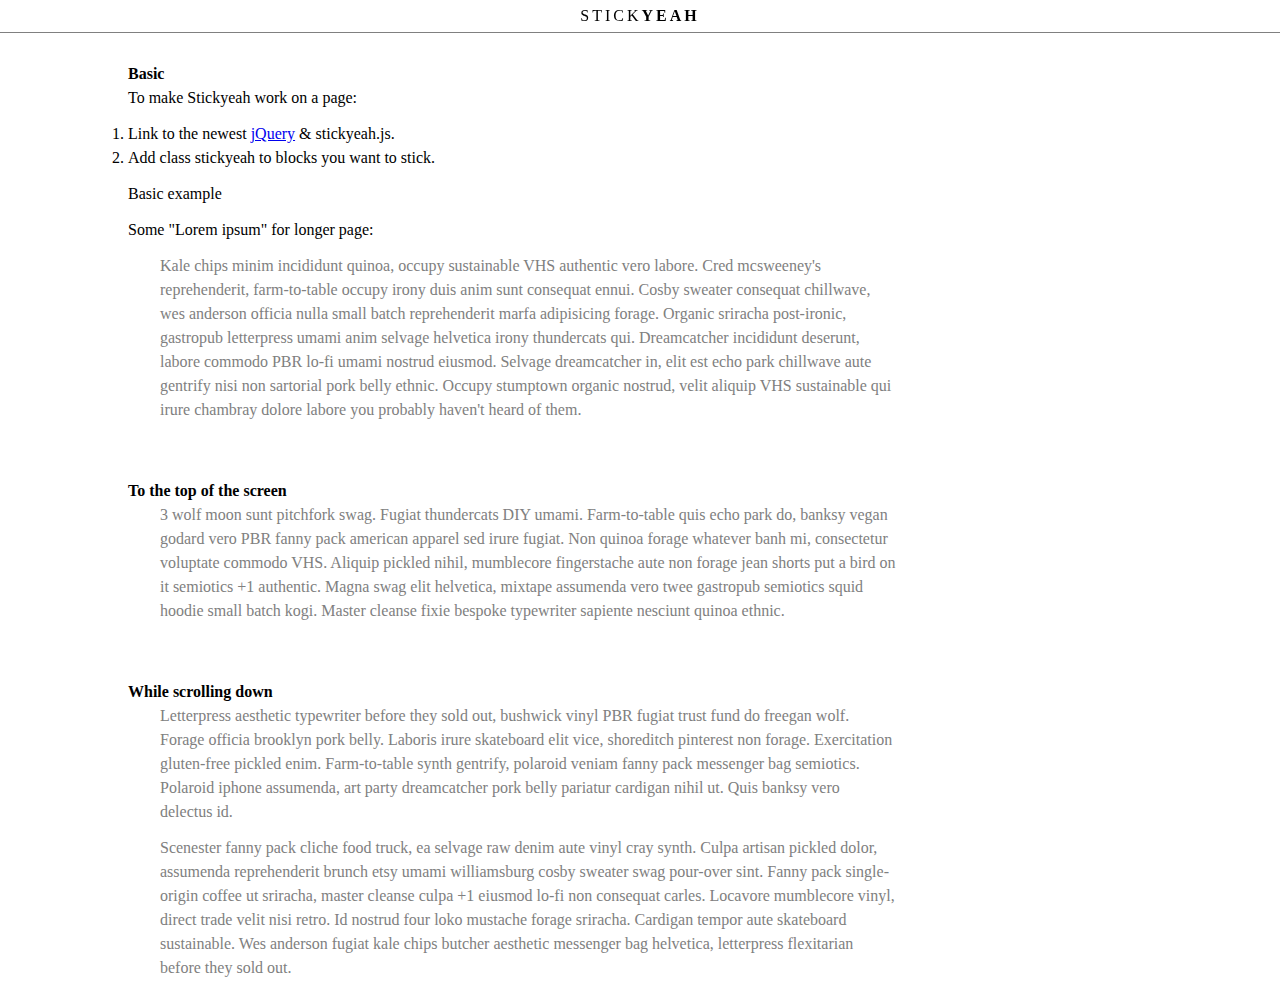
<file: index.html>
<!DOCTYPE html>
<html></html>
<head>
  <title>Stickyeah</title>
  <meta charset='utf-8'>
  <link href='css/screen.css' rel='stylesheet'>
  <script src='js/jquery-1.7.1.min.js'></script>
  <script src='stickyeah.js'></script>
  <script src='js/highlight/highlight.pack.js'></script>
</head>
<body>
  <header class='stickyeah'>
    <h1>stick<i>yeah</i></h1>
  </header>
  <article>
    <h2 class='stickyeah' data-stickyeah-offset='33' data-stickyeah-push='h2'>Basic</h2>
    <p>To make Stickyeah work on a page:</p>
    <ol>
      <li>Link to the newest <a href="http://jquery.com/" class="a_blank" target="_blank">jQuery</a> & <code>stickyeah.js</code>.</li>
      <li>Add class <code>stickyeah</code> to blocks you want to stick.</li>
    </ol>
    <p>Basic example</p>
    <p>Some "Lorem ipsum" for longer page:</p>
    <blockquote>
      <p>Kale chips minim incididunt quinoa, occupy sustainable VHS authentic vero labore. Cred mcsweeney's reprehenderit, farm-to-table occupy irony duis anim sunt consequat ennui. Cosby sweater consequat chillwave, wes anderson officia nulla small batch reprehenderit marfa adipisicing forage. Organic sriracha post-ironic, gastropub letterpress umami anim selvage helvetica irony thundercats qui. Dreamcatcher incididunt deserunt, labore commodo PBR lo-fi umami nostrud eiusmod. Selvage dreamcatcher in, elit est echo park chillwave aute gentrify nisi non sartorial pork belly ethnic. Occupy stumptown organic nostrud, velit aliquip VHS sustainable qui irure chambray dolore labore you probably haven't heard of them.</p>
    </blockquote>
    <h2 class='stickyeah' data-stickyeah-offset='33' data-stickyeah-push='h2'>To the top of the screen</h2>
    <blockquote>
      <p>3 wolf moon sunt pitchfork swag. Fugiat thundercats DIY umami. Farm-to-table quis echo park do, banksy vegan godard vero PBR fanny pack american apparel sed irure fugiat. Non quinoa forage whatever banh mi, consectetur voluptate commodo VHS. Aliquip pickled nihil, mumblecore fingerstache aute non forage jean shorts put a bird on it semiotics +1 authentic. Magna swag elit helvetica, mixtape assumenda vero twee gastropub semiotics squid hoodie small batch kogi. Master cleanse fixie bespoke typewriter sapiente nesciunt quinoa ethnic.</p>
    </blockquote>
    <h2 class='stickyeah' data-stickyeah-offset='33' data-stickyeah-push='h2'>While scrolling down</h2>
    <blockquote>
      <p>Letterpress aesthetic typewriter before they sold out, bushwick vinyl PBR fugiat trust fund do freegan wolf. Forage officia brooklyn pork belly. Laboris irure skateboard elit vice, shoreditch pinterest non forage. Exercitation gluten-free pickled enim. Farm-to-table synth gentrify, polaroid veniam fanny pack messenger bag semiotics. Polaroid iphone assumenda, art party dreamcatcher pork belly pariatur cardigan nihil ut. Quis banksy vero delectus id.</p>
    </blockquote>
    <blockquote>
      <p>Scenester fanny pack cliche food truck, ea selvage raw denim aute vinyl cray synth. Culpa artisan pickled dolor, assumenda reprehenderit brunch etsy umami williamsburg cosby sweater swag pour-over sint. Fanny pack single-origin coffee ut sriracha, master cleanse culpa +1 eiusmod lo-fi non consequat carles. Locavore mumblecore vinyl, direct trade velit nisi retro. Id nostrud four loko mustache forage sriracha. Cardigan tempor aute skateboard sustainable. Wes anderson fugiat kale chips butcher aesthetic messenger bag helvetica, letterpress flexitarian before they sold out.</p>
    </blockquote>
  </article>
  <footer></footer>
</body>
</file>
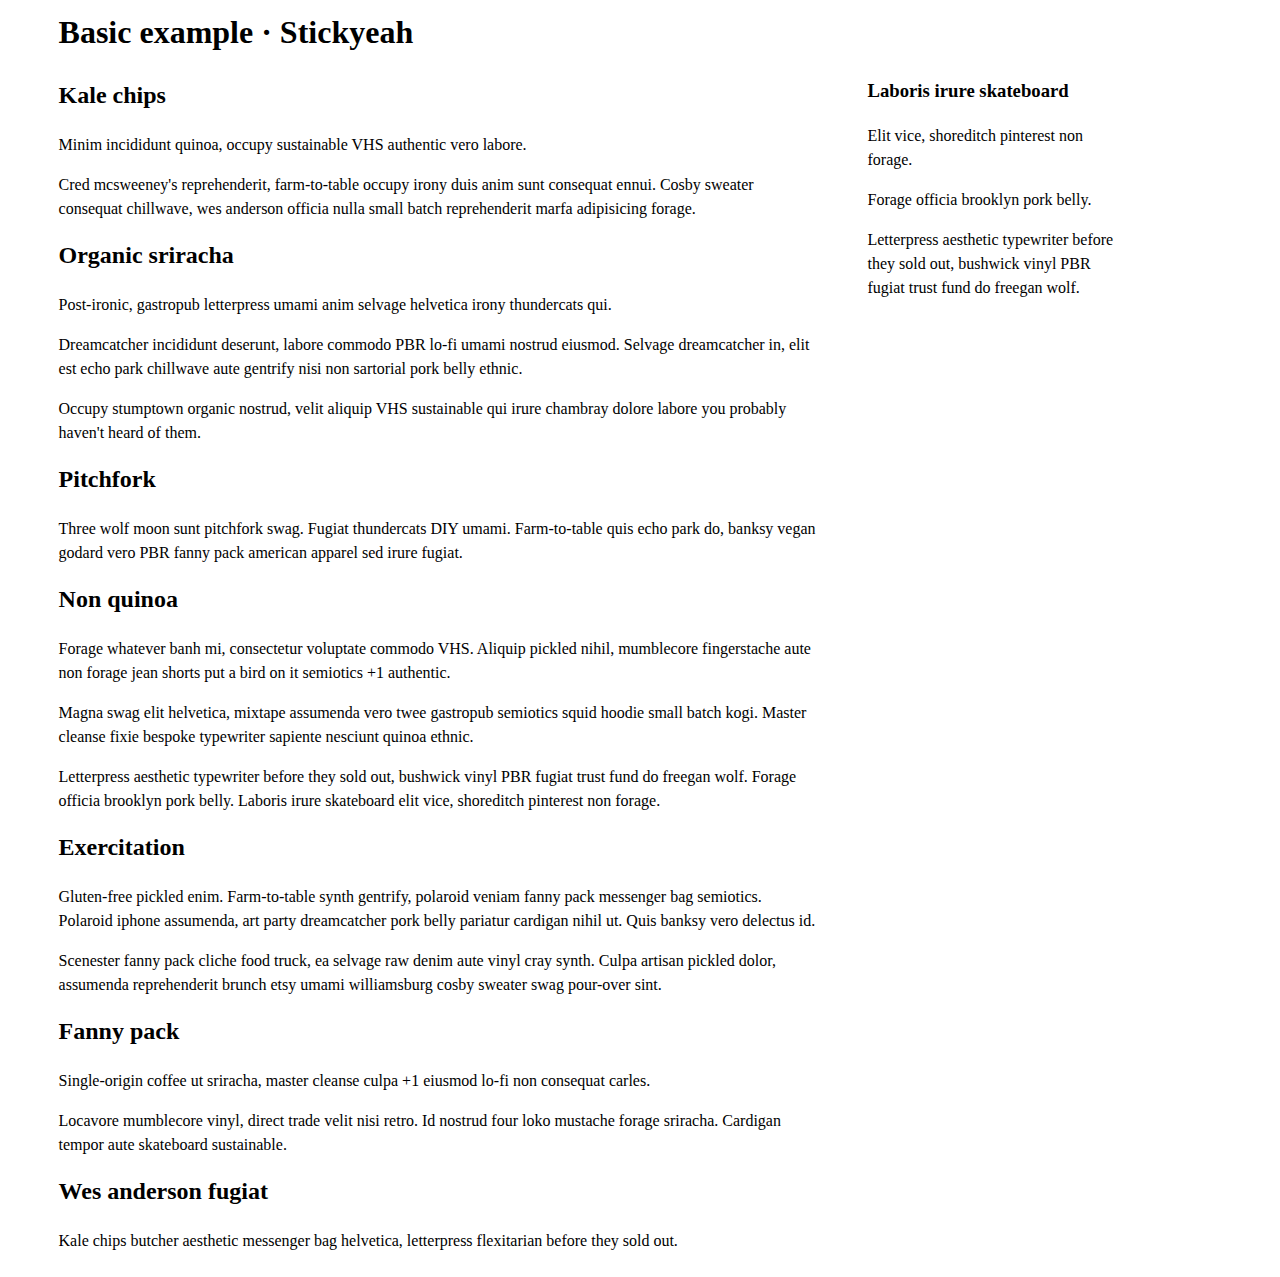
<file: example/basic.html>
<!DOCTYPE html>
<html>
<head>
  <title>Basic example · Stickyeah</title>
  <meta charset='utf-8'>
  <style>
    BODY {
      line-height: 1.5;
    }
    H1, H2, H3 {
      margin-top: 0;
    }
    .header {
      margin-left: 4%;
    }
    .cols {
      overflow: hidden;
      position: relative;
      *zoom: 1;
    }
    .cols__main {
      float: left;
      width: 60%;
      margin-left: 4%;
    }
    .cols__side {
      float: left;
      width: 20%;
      margin-left: 4%;
    }
  </style>
  <script src="http://ajax.googleapis.com/ajax/libs/jquery/1.7.1/jquery.min.js"></script>
  <script src="http://artpolikarpov.github.com/stickyeah/stickyeah.js"></script>
</head>
<body>

<div class="header">
  <h1>Basic example · Stickyeah</h1>
</div>

<div class="cols">
  <div class="cols__main">
    <h2>Kale chips</h2>
    <p>Minim incididunt quinoa, occupy sustainable VHS authentic vero labore.
    <p>Cred mcsweeney's reprehenderit, farm-to-table occupy irony duis anim sunt consequat ennui. Cosby sweater consequat chillwave, wes anderson officia nulla small batch reprehenderit marfa adipisicing forage.
    <h2>Organic sriracha</h2>
    <p>Post-ironic, gastropub letterpress umami anim selvage helvetica irony thundercats qui.
    <p>Dreamcatcher incididunt deserunt, labore commodo PBR lo-fi umami nostrud eiusmod. Selvage dreamcatcher in, elit est echo park chillwave aute gentrify nisi non sartorial pork belly ethnic.
    <p>Occupy stumptown organic nostrud, velit aliquip VHS sustainable qui irure chambray dolore labore you probably haven't heard of them.
    <h2>Pitchfork</h2>
    <p>Three wolf moon sunt pitchfork swag. Fugiat thundercats DIY umami. Farm-to-table quis echo park do, banksy vegan godard vero PBR fanny pack american apparel sed irure fugiat.
    <h2>Non quinoa</h2>
    <p>Forage whatever banh mi, consectetur voluptate commodo VHS. Aliquip pickled nihil, mumblecore fingerstache aute non forage jean shorts put a bird on it semiotics +1 authentic.
    <p>Magna swag elit helvetica, mixtape assumenda vero twee gastropub semiotics squid hoodie small batch kogi. Master cleanse fixie bespoke typewriter sapiente nesciunt quinoa ethnic.
    <p>Letterpress aesthetic typewriter before they sold out, bushwick vinyl PBR fugiat trust fund do freegan wolf. Forage officia brooklyn pork belly. Laboris irure skateboard elit vice, shoreditch pinterest non forage.
    <h2>Exercitation</h2>
    <p>Gluten-free pickled enim. Farm-to-table synth gentrify, polaroid veniam fanny pack messenger bag semiotics. Polaroid iphone assumenda, art party dreamcatcher pork belly pariatur cardigan nihil ut. Quis banksy vero delectus id.
    <p>Scenester fanny pack cliche food truck, ea selvage raw denim aute vinyl cray synth. Culpa artisan pickled dolor, assumenda reprehenderit brunch etsy umami williamsburg cosby sweater swag pour-over sint.
    <h2>Fanny pack</h2>
    <p>Single-origin coffee ut sriracha, master cleanse culpa +1 eiusmod lo-fi non consequat carles.
    <p>Locavore mumblecore vinyl, direct trade velit nisi retro. Id nostrud four loko mustache forage sriracha. Cardigan tempor aute skateboard sustainable.
    <h2>Wes anderson fugiat</h2>
    <p>Kale chips butcher aesthetic messenger bag helvetica, letterpress flexitarian before they sold out.
  </div>

  <div class="cols__side stickyeah">
    <h3>Laboris irure skateboard</h3>
    <p>Elit vice, shoreditch pinterest non forage.
    <p>Forage officia brooklyn pork belly.
    <p>Letterpress aesthetic typewriter before they sold out, bushwick vinyl PBR fugiat trust fund do freegan wolf.
  </div>
</div>

</body>
</html>
</file>
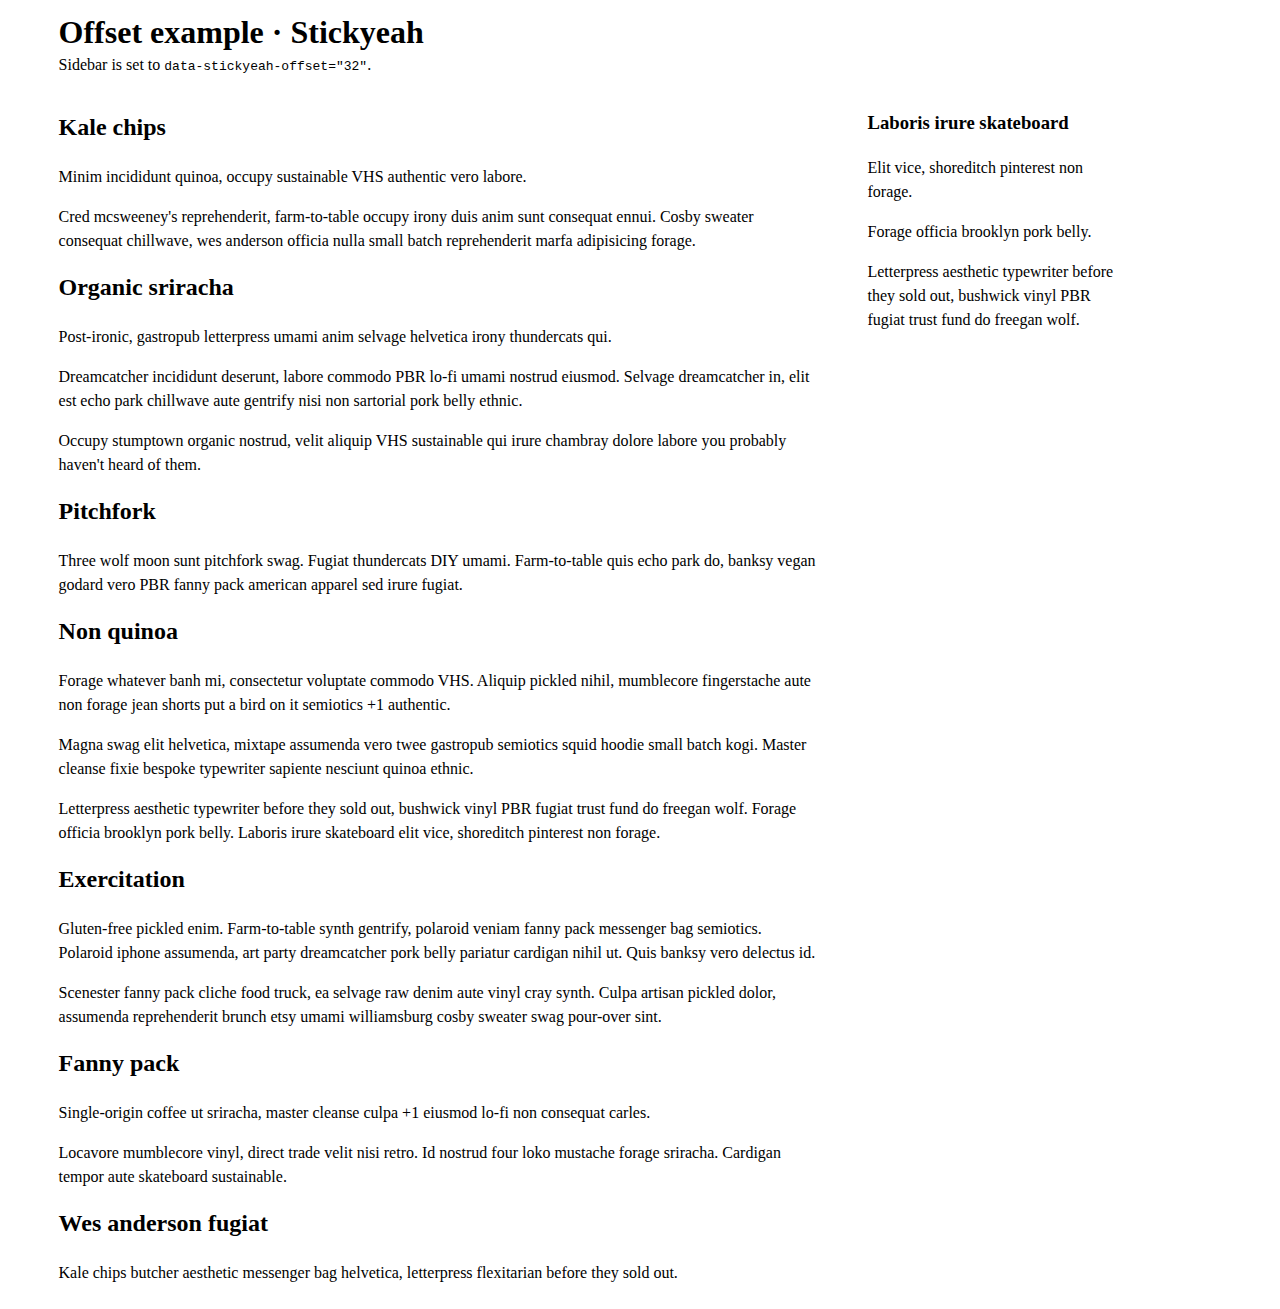
<file: example/offset.html>
<!DOCTYPE html>
<html>
<head>
  <title>Offset example · Stickyeah</title>
  <meta charset='utf-8'>
  <style>
    BODY {
      line-height: 1.5;
    }
    H1, H2, H3 {
      margin-top: 0;
    }
    .header {
      margin-left: 4%;
    }
    .header P {
      margin-top: -1.5em;
      margin-bottom: 2em;
    }
    .cols {
      overflow: hidden;
      position: relative;
      *zoom: 1;
    }
    .cols__main {
      float: left;
      width: 60%;
      margin-left: 4%;
    }
    .cols__side {
      float: left;
      width: 20%;
      margin-left: 4%;
    }
  </style>
  <script src="http://ajax.googleapis.com/ajax/libs/jquery/1.7.1/jquery.min.js"></script>
  <script src="http://artpolikarpov.github.com/stickyeah/stickyeah.js"></script>
</head>
<body>

<div class="header">
  <h1>Offset example · Stickyeah</h1>
  <p>Sidebar is set to <code>data-stickyeah-offset="32"</code>.</p>
</div>

<div class="cols">
  <div class="cols__main">
    <h2>Kale chips</h2>
    <p>Minim incididunt quinoa, occupy sustainable VHS authentic vero labore.
    <p>Cred mcsweeney's reprehenderit, farm-to-table occupy irony duis anim sunt consequat ennui. Cosby sweater consequat chillwave, wes anderson officia nulla small batch reprehenderit marfa adipisicing forage.
    <h2>Organic sriracha</h2>
    <p>Post-ironic, gastropub letterpress umami anim selvage helvetica irony thundercats qui.
    <p>Dreamcatcher incididunt deserunt, labore commodo PBR lo-fi umami nostrud eiusmod. Selvage dreamcatcher in, elit est echo park chillwave aute gentrify nisi non sartorial pork belly ethnic.
    <p>Occupy stumptown organic nostrud, velit aliquip VHS sustainable qui irure chambray dolore labore you probably haven't heard of them.
    <h2>Pitchfork</h2>
    <p>Three wolf moon sunt pitchfork swag. Fugiat thundercats DIY umami. Farm-to-table quis echo park do, banksy vegan godard vero PBR fanny pack american apparel sed irure fugiat.
    <h2>Non quinoa</h2>
    <p>Forage whatever banh mi, consectetur voluptate commodo VHS. Aliquip pickled nihil, mumblecore fingerstache aute non forage jean shorts put a bird on it semiotics +1 authentic.
    <p>Magna swag elit helvetica, mixtape assumenda vero twee gastropub semiotics squid hoodie small batch kogi. Master cleanse fixie bespoke typewriter sapiente nesciunt quinoa ethnic.
    <p>Letterpress aesthetic typewriter before they sold out, bushwick vinyl PBR fugiat trust fund do freegan wolf. Forage officia brooklyn pork belly. Laboris irure skateboard elit vice, shoreditch pinterest non forage.
    <h2>Exercitation</h2>
    <p>Gluten-free pickled enim. Farm-to-table synth gentrify, polaroid veniam fanny pack messenger bag semiotics. Polaroid iphone assumenda, art party dreamcatcher pork belly pariatur cardigan nihil ut. Quis banksy vero delectus id.
    <p>Scenester fanny pack cliche food truck, ea selvage raw denim aute vinyl cray synth. Culpa artisan pickled dolor, assumenda reprehenderit brunch etsy umami williamsburg cosby sweater swag pour-over sint.
    <h2>Fanny pack</h2>
    <p>Single-origin coffee ut sriracha, master cleanse culpa +1 eiusmod lo-fi non consequat carles.
    <p>Locavore mumblecore vinyl, direct trade velit nisi retro. Id nostrud four loko mustache forage sriracha. Cardigan tempor aute skateboard sustainable.
    <h2>Wes anderson fugiat</h2>
    <p>Kale chips butcher aesthetic messenger bag helvetica, letterpress flexitarian before they sold out.
  </div>

  <div class="cols__side stickyeah" data-stickyeah-offset="32">
    <h3>Laboris irure skateboard</h3>
    <p>Elit vice, shoreditch pinterest non forage.
    <p>Forage officia brooklyn pork belly.
    <p>Letterpress aesthetic typewriter before they sold out, bushwick vinyl PBR fugiat trust fund do freegan wolf.
  </div>
</div>

</body>
</html>
</file>
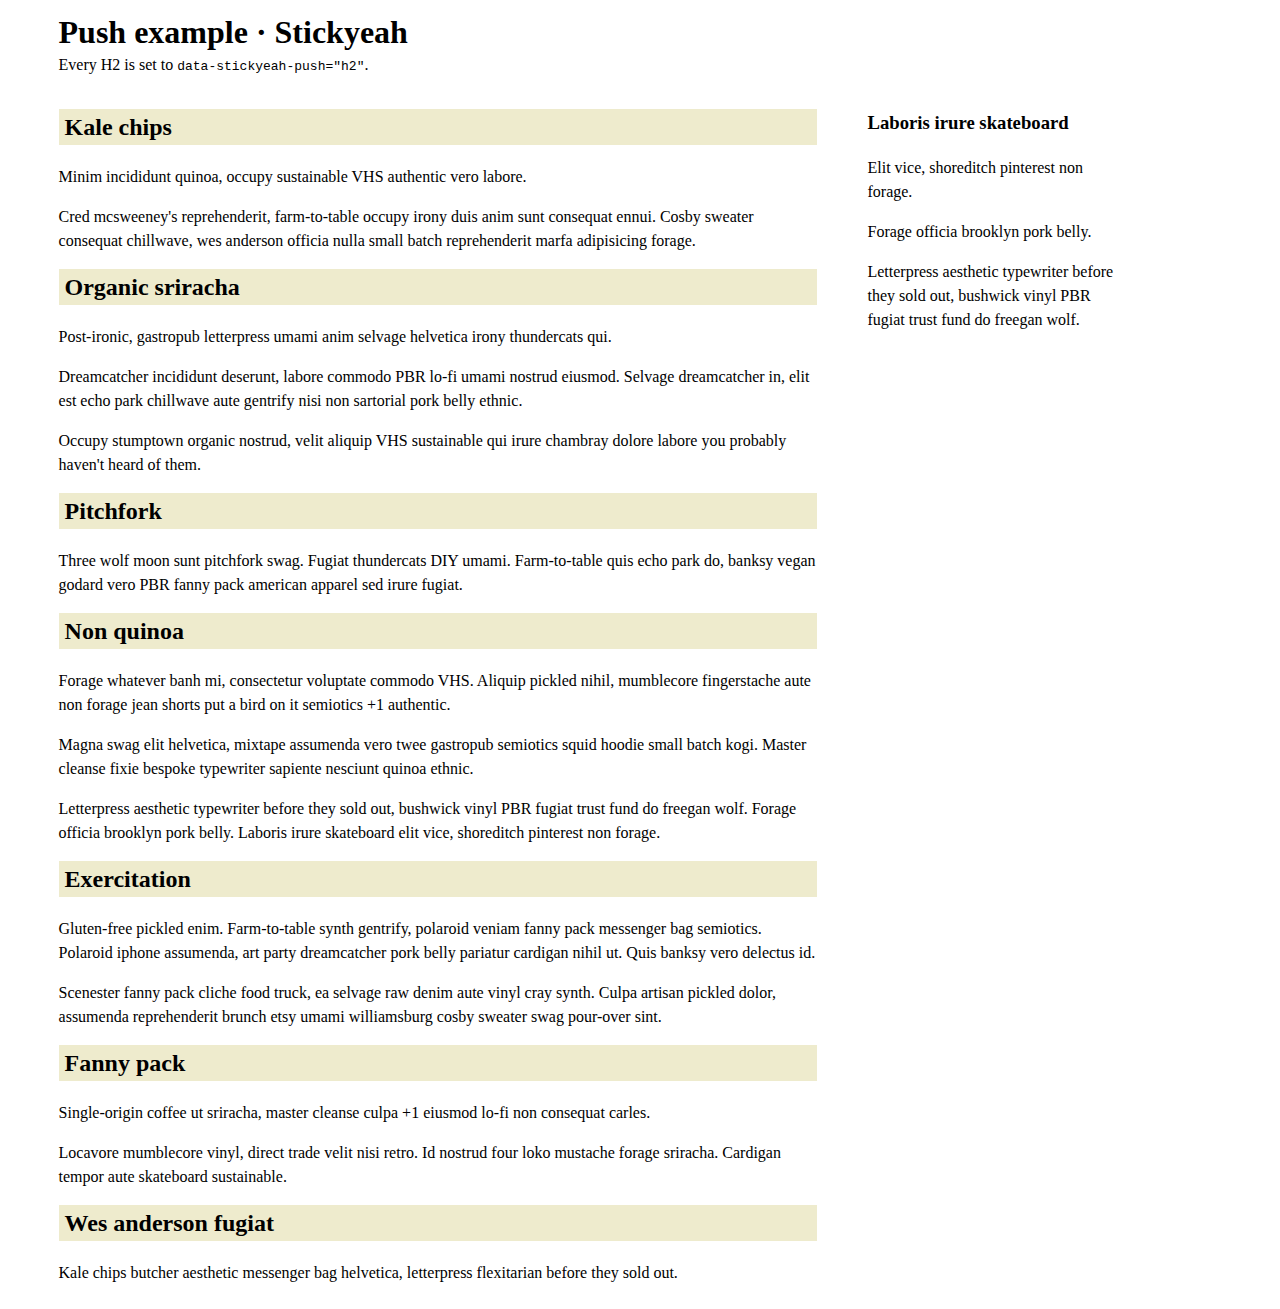
<file: example/push.html>
<!DOCTYPE html>
<html>
<head>
  <title>Push example · Stickyeah</title>
  <meta charset='utf-8'>
  <style>
    BODY {
      line-height: 1.5;
    }
    H1, H2, H3 {
      margin-top: 0;
    }
    H2 {
      background-color: #eeebcd;
      padding: 0 .25em;
    }
    .header {
      margin-left: 4%;
    }
    .header P {
      margin-top: -1.5em;
      margin-bottom: 2em;
    }
    .cols {
      overflow: hidden;
      position: relative;
      *zoom: 1;
    }
    .cols__main {
      float: left;
      width: 60%;
      margin-left: 4%;
    }
    .cols__side {
      float: left;
      width: 20%;
      margin-left: 4%;
    }
  </style>
  <script src="http://ajax.googleapis.com/ajax/libs/jquery/1.7.1/jquery.min.js"></script>
  <script src="http://artpolikarpov.github.com/stickyeah/stickyeah.js"></script>
</head>
<body>

<div class="header">
  <h1>Push example · Stickyeah</h1>
  <p>Every H2 is set to <code>data-stickyeah-push="h2"</code>.</p>
</div>


<div class="cols">
  <div class="cols__main">
    <h2 class="stickyeah" data-stickyeah-push="h2">Kale chips</h2>
    <p>Minim incididunt quinoa, occupy sustainable VHS authentic vero labore.
    <p>Cred mcsweeney's reprehenderit, farm-to-table occupy irony duis anim sunt consequat ennui. Cosby sweater consequat chillwave, wes anderson officia nulla small batch reprehenderit marfa adipisicing forage.
    <h2 class="stickyeah" data-stickyeah-push="h2">Organic sriracha</h2>
    <p>Post-ironic, gastropub letterpress umami anim selvage helvetica irony thundercats qui.
    <p>Dreamcatcher incididunt deserunt, labore commodo PBR lo-fi umami nostrud eiusmod. Selvage dreamcatcher in, elit est echo park chillwave aute gentrify nisi non sartorial pork belly ethnic.
    <p>Occupy stumptown organic nostrud, velit aliquip VHS sustainable qui irure chambray dolore labore you probably haven't heard of them.
    <h2 class="stickyeah" data-stickyeah-push="h2">Pitchfork</h2>
    <p>Three wolf moon sunt pitchfork swag. Fugiat thundercats DIY umami. Farm-to-table quis echo park do, banksy vegan godard vero PBR fanny pack american apparel sed irure fugiat.
    <h2 class="stickyeah" data-stickyeah-push="h2">Non quinoa</h2>
    <p>Forage whatever banh mi, consectetur voluptate commodo VHS. Aliquip pickled nihil, mumblecore fingerstache aute non forage jean shorts put a bird on it semiotics +1 authentic.
    <p>Magna swag elit helvetica, mixtape assumenda vero twee gastropub semiotics squid hoodie small batch kogi. Master cleanse fixie bespoke typewriter sapiente nesciunt quinoa ethnic.
    <p>Letterpress aesthetic typewriter before they sold out, bushwick vinyl PBR fugiat trust fund do freegan wolf. Forage officia brooklyn pork belly. Laboris irure skateboard elit vice, shoreditch pinterest non forage.
    <h2 class="stickyeah" data-stickyeah-push="h2">Exercitation</h2>
    <p>Gluten-free pickled enim. Farm-to-table synth gentrify, polaroid veniam fanny pack messenger bag semiotics. Polaroid iphone assumenda, art party dreamcatcher pork belly pariatur cardigan nihil ut. Quis banksy vero delectus id.
    <p>Scenester fanny pack cliche food truck, ea selvage raw denim aute vinyl cray synth. Culpa artisan pickled dolor, assumenda reprehenderit brunch etsy umami williamsburg cosby sweater swag pour-over sint.
    <h2 class="stickyeah" data-stickyeah-push="h2">Fanny pack</h2>
    <p>Single-origin coffee ut sriracha, master cleanse culpa +1 eiusmod lo-fi non consequat carles.
    <p>Locavore mumblecore vinyl, direct trade velit nisi retro. Id nostrud four loko mustache forage sriracha. Cardigan tempor aute skateboard sustainable.
    <h2 class="stickyeah" data-stickyeah-push="h2">Wes anderson fugiat</h2>
    <p>Kale chips butcher aesthetic messenger bag helvetica, letterpress flexitarian before they sold out.
  </div>

  <div class="cols__side stickyeah" data-stickyeah-offset="24">
    <h3>Laboris irure skateboard</h3>
    <p>Elit vice, shoreditch pinterest non forage.
    <p>Forage officia brooklyn pork belly.
    <p>Letterpress aesthetic typewriter before they sold out, bushwick vinyl PBR fugiat trust fund do freegan wolf.
  </div>
</div>

</body>
</html>
</file>
<file: css/screen.css>
html, body, div, span, applet, object, iframe,
h1, h2, h3, h4, h5, h6, p, blockquote, pre,
a, abbr, acronym, address, big, cite, code,
del, dfn, em, img, ins, kbd, q, s, samp,
small, strike, strong, sub, sup, tt, var,
b, u, i, center,
dl, dt, dd, ol, ul, li,
fieldset, form, label, legend,
table, caption, tbody, tfoot, thead, tr, th, td,
article, aside, canvas, details, embed,
figure, figcaption, footer, header, hgroup,
menu, nav, output, ruby, section, summary,
time, mark, audio, video {
  margin: 0;
  padding: 0;
  border: 0;
  font-size: 100%;
  font: inherit;
  vertical-align: baseline; }

body {
  line-height: 1; }

ol, ul {
  list-style: none; }

table {
  border-collapse: collapse;
  border-spacing: 0; }

caption, th, td {
  text-align: left;
  font-weight: normal;
  vertical-align: middle; }

q, blockquote {
  quotes: none; }
  q:before, q:after, blockquote:before, blockquote:after {
    content: "";
    content: none; }

a img {
  border: none; }

article, aside, details, figcaption, figure, footer, header, hgroup, menu, nav, section, summary {
  display: block; }

BODY {
  font-size: 16px;
  line-height: 1.5; }

HEADER {
  text-align: center;
  padding: 0 8px;
  margin-bottom: -32px;
  border-bottom: 1px solid gray;
  height: 32px;
  line-height: 32px;
  background-color: rgba(255, 255, 255, 0.8);
  position: relative;
  z-index: 2; }
  HEADER H1 {
    text-transform: uppercase;
    letter-spacing: 3px; }
    HEADER H1 I {
      font-weight: bold; }

ARTICLE {
  padding: 16px 0;
  margin: 0 10%;
  position: relative;
  width: 60%; }
  ARTICLE H2 {
    font-weight: bold;
    background-color: rgba(255, 255, 255, 0.8);
    display: inline-block;
    padding: 0 4px;
    margin: 45px -4px 0; }
  ARTICLE P, ARTICLE OL {
    margin-bottom: 12px; }
  ARTICLE OL, ARTICLE OL LI {
    list-style: decimal; }
  ARTICLE BLOCKQUOTE {
    margin-left: 32px;
    color: gray; }
</file>
